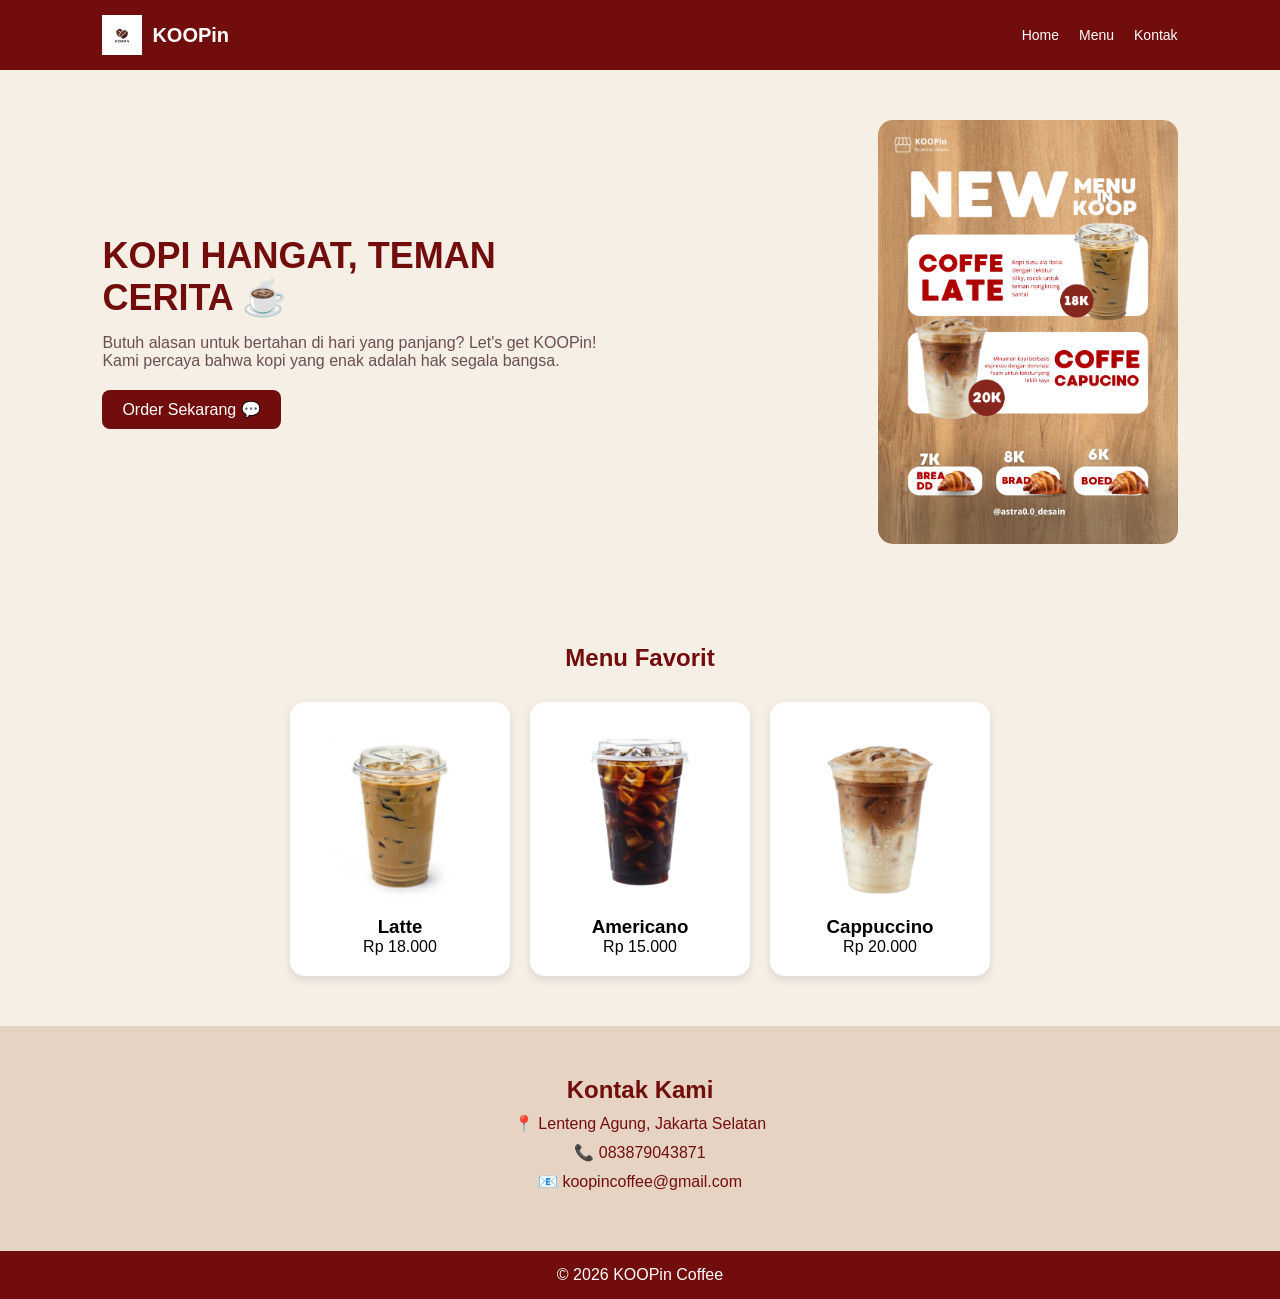
<file: index.html>
<!DOCTYPE html>
<html lang="id">
<head>
  <meta charset="UTF-8">
  <meta name="viewport" content="width=device-width, initial-scale=1.0">
  <title>KOOPin Coffee</title>
  <link rel="stylesheet" href="style.css">
</head>

<body>

<nav>
  <div class="logo">
    <img src="assets/KOOPin.png" alt="logo">
    <span>KOOPin</span>
  </div>

  <ul>
    <li><a href="#">Home</a></li>
    <li><a href="#menu">Menu</a></li>
    <li><a href="#contact">Kontak</a></li>
  </ul>
</nav>

<section class="hero">
  <div class="hero-text">
    <h2>KOPI HANGAT, TEMAN CERITA ☕</h2>
    <p>
      Butuh alasan untuk bertahan di hari yang panjang? Let's get KOOPin!
      Kami percaya bahwa kopi yang enak adalah hak segala bangsa.
    </p>

    <a href="https://wa.me/6283879043871?text=Halo%20KOOPin%20saya%20mau%20pesan%20kopi" target="_blank" class="btn">
      Order Sekarang 💬
    </a>
  </div>

  <img src="assets/Poster KOOPin.png" alt="kopi">
</section>

<section class="menu" id="menu">
  <h2>Menu Favorit</h2>

  <div class="menu-container">
    <a href="order.html?menu=Latte&harga=18000" class="card">
      <img src="assets/Late.jpg">
      <h3>Latte</h3>
      <p>Rp 18.000</p>
    </a>

    <a href="order.html?menu=Americano&harga=15000" class="card">
      <img src="assets/americanoo.png">
      <h3>Americano</h3>
      <p>Rp 15.000</p>
    </a>

    <a href="order.html?menu=Cappuccino&harga=20000" class="card">
      <img src="assets/Capucino.png">
      <h3>Cappuccino</h3>
      <p>Rp 20.000</p>
    </a>
  </div>
</section>

<section class="contact" id="contact">
  <h2>Kontak Kami</h2>
  <p>📍 Lenteng Agung, Jakarta Selatan</p>
  <p>📞 083879043871</p>
  <p>📧 koopincoffee@gmail.com</p>
</section>

<footer>
  <p>© 2026 KOOPin Coffee</p>
</footer>

</body>
</html>
</file>
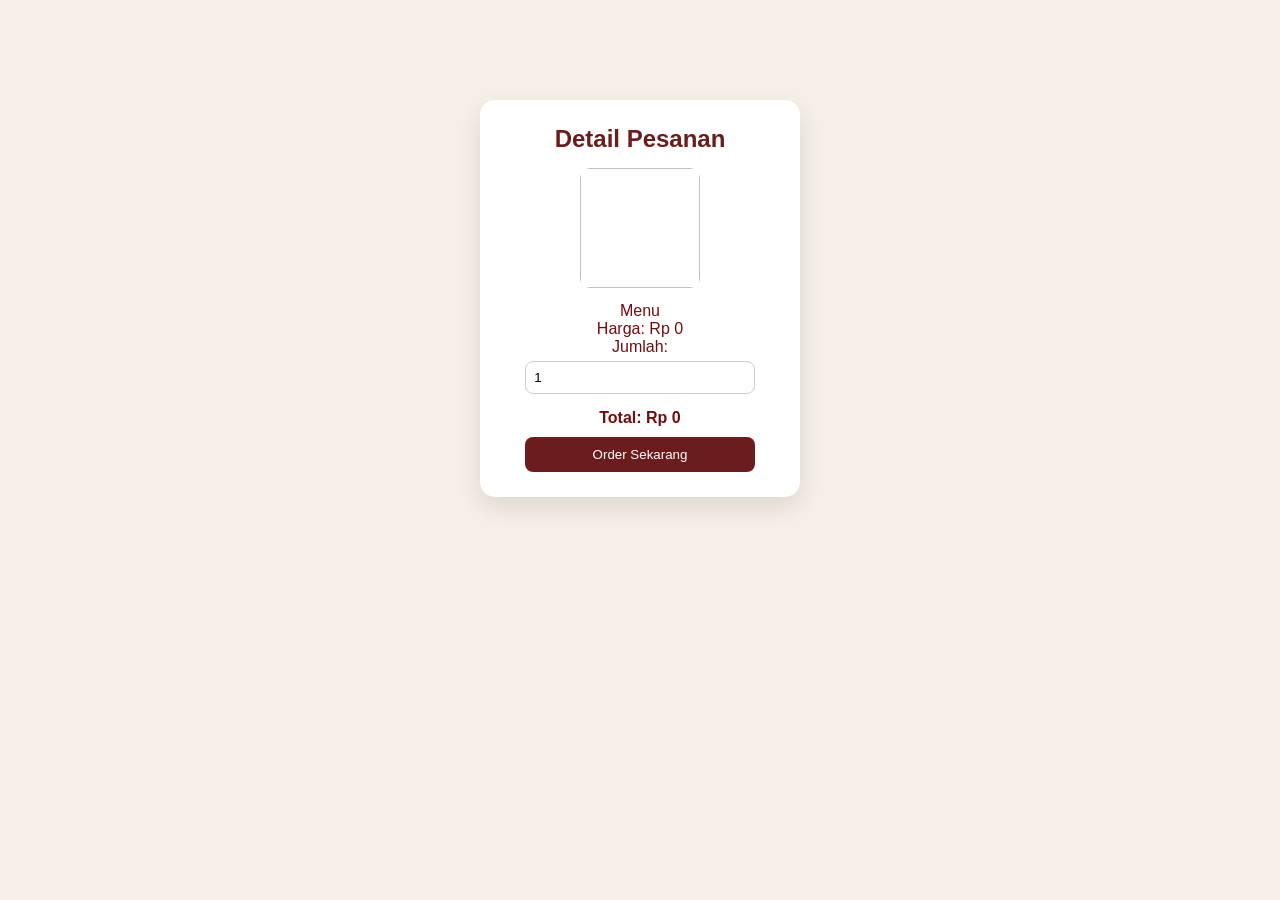
<file: order.html>
<!DOCTYPE html>
<html lang="id">
<head>
  <meta charset="UTF-8">
  <title>Order</title>
  <link rel="stylesheet" href="style.css">
</head>
<body>

<div class="order-box">

  <h2>Detail Pesanan</h2>

  <img id="gambar" class="menu-img">

  <p id="menu"></p>
  <p>Harga: <span id="harga"></span></p>

  <label>Jumlah:</label>
  <input type="number" id="qty" value="1" min="1">

  <p class="total">Total: <span id="total"></span></p>

  <button onclick="checkout()">Order Sekarang</button>

</div>

<script>
const params = new URLSearchParams(window.location.search);

const menu = params.get("menu") || "Menu";
const harga = parseInt(params.get("harga")) || 0;

const gambar = document.getElementById("gambar");

// gambar
if (menu === "Latte") gambar.src = "assets/Late.jpg";
else if (menu === "Americano") gambar.src = "assets/americanoo.png";
else if (menu === "Cappuccino") gambar.src = "assets/Capucino.png";

document.getElementById("menu").innerText = menu;

const qtyInput = document.getElementById("qty");
const totalText = document.getElementById("total");

function formatRupiah(angka) {
  return "Rp " + angka.toLocaleString("id-ID");
}

document.getElementById("harga").innerText = formatRupiah(harga);

function updateTotal() {
  const qty = parseInt(qtyInput.value) || 1;
  totalText.innerText = formatRupiah(harga * qty);
}

qtyInput.addEventListener("input", updateTotal);
updateTotal();

function checkout() {
  const qty = parseInt(qtyInput.value) || 1;
  const total = harga * qty;

  window.location.href = `struk.html?menu=${menu}&qty=${qty}&total=${total}`;
}
</script>

</body>
</html>
</file>
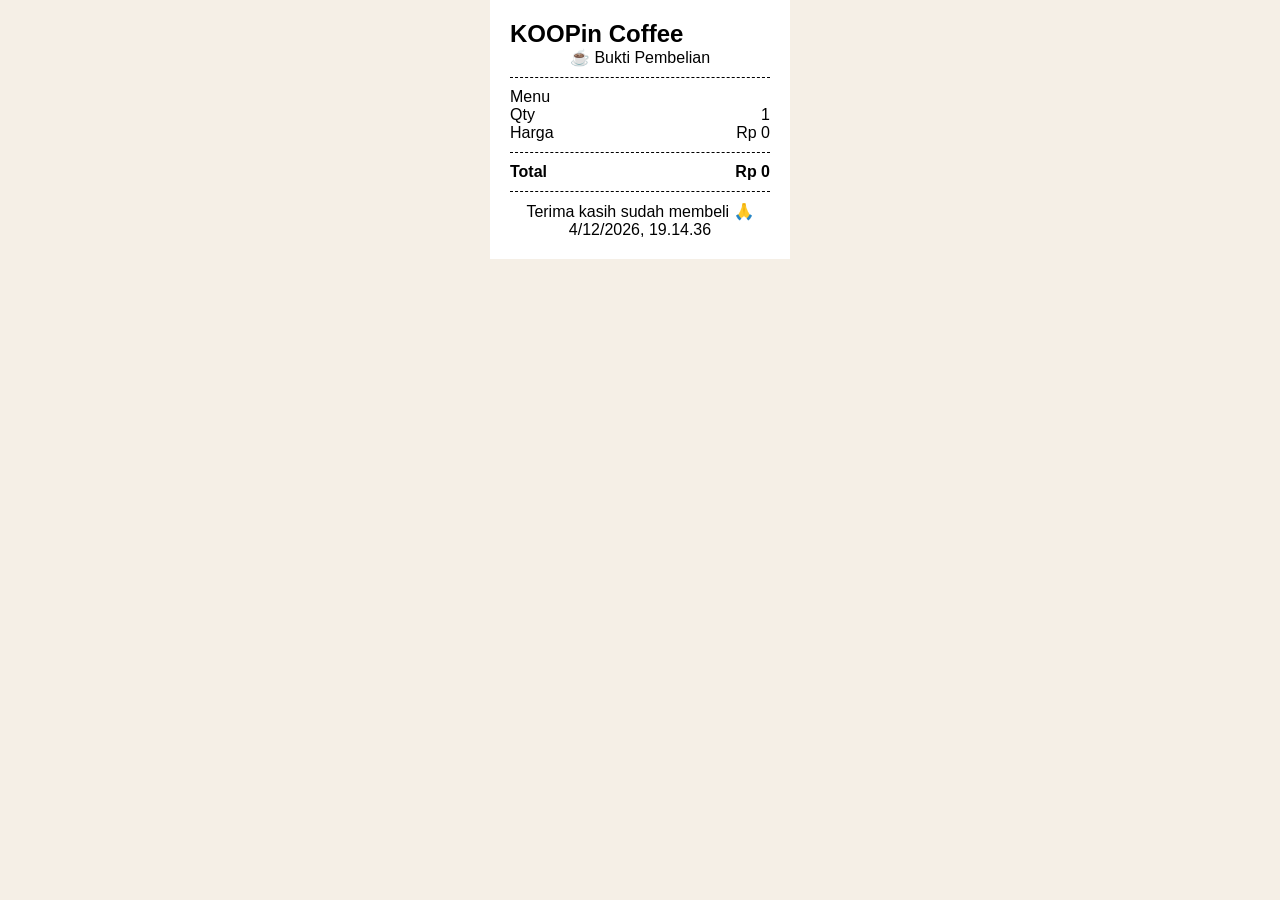
<file: struk.html>
<!DOCTYPE html>
<html lang="id">
<head>
  <meta charset="UTF-8">
  <title>Struk</title>
  <link rel="stylesheet" href="style.css">
</head>
<body>

<div class="struk">

  <h2>KOOPin Coffee</h2>
  <p class="center">☕ Bukti Pembelian</p>

  <div class="line"></div>

  <div class="row">
    <span>Menu</span>
    <span id="menu"></span>
  </div>

  <div class="row">
    <span>Qty</span>
    <span id="qty"></span>
  </div>

  <div class="row">
    <span>Harga</span>
    <span id="harga"></span>
  </div>

  <div class="line"></div>

  <div class="row total">
    <span>Total</span>
    <span id="total"></span>
  </div>

  <div class="line"></div>

  <p class="center">Terima kasih sudah membeli 🙏</p>
  <p class="center" id="tanggal"></p>

</div>

<script>
const params = new URLSearchParams(window.location.search);

const menu = params.get("menu");
const qty = parseInt(params.get("qty")) || 1;
const total = parseInt(params.get("total")) || 0;

document.getElementById("menu").innerText = menu;
document.getElementById("qty").innerText = qty;

const harga = total / qty;

function rupiah(x){
  return "Rp " + x.toLocaleString("id-ID");
}

document.getElementById("harga").innerText = rupiah(harga);
document.getElementById("total").innerText = rupiah(total);

document.getElementById("tanggal").innerText =
  new Date().toLocaleString("id-ID");
</script>

</body>
</html>
</file>
<file: style.css>
* {
  margin: 0;
  padding: 0;
  box-sizing: border-box;
  font-family: 'Poppins', sans-serif;
}

body {
  background-color: #f5efe6;
  color: #720d0d;
}

/* LOGO */
.logo {
  display: flex;
  align-items: center;
  gap: 10px;
}

.logo img {
  width: 40px;
  height: 40px;
  object-fit: contain;
}

.logo span {
  font-size: 20px;
  font-weight: bold;
  color: white;
}

/* NAVBAR */
nav {
  display: flex;
  justify-content: space-between;
  align-items: center;
  padding: 15px 8%;
  background-color: #720d0d; /* FIX: hapus yang error */
  color: white;
  position: sticky;
  top: 0;
  z-index: 1000;
}

nav ul {
  display: flex;
  list-style: none;
  gap: 20px;
}

nav ul li a {
  color: white;
  text-decoration: none;
  font-size: 14px;
}

nav ul li a:hover {
  opacity: 0.7;
}

/* HERO */
.hero {
  display: flex;
  align-items: center;
  justify-content: space-between;
  padding: 50px 8%;
  flex-wrap: wrap;
}

.hero-text {
  max-width: 500px;
}

.hero-text h2 {
  font-size: 36px;
  margin-bottom: 15px;
}

.hero-text p {
  margin-bottom: 20px;
  color: #6b4f4f;
}

.hero-text button {
  padding: 10px 20px;
  background-color: #720d0d;
  border: none;
  color: white;
  border-radius: 8px;
  cursor: pointer;
}

.hero-text button:hover {
  background-color: #a61b1b;
}

.hero img {
  width: 300px;
  border-radius: 15px;
}

/* MENU */
.menu {
  padding: 50px 8%;
  text-align: center;
}

.menu h2 {
  margin-bottom: 30px;
}

.menu-container {
  display: flex;
  gap: 20px;
  justify-content: center;
  flex-wrap: wrap;
}

.card {
  display: block;
  text-decoration: none;
  color: black;
  background: white;
  padding: 20px;
  border-radius: 15px;
  width: 220px;
  box-shadow: 0 4px 10px rgba(0,0,0,0.1);
  transition: 0.3s;
}

.card img {
  width: 100%;
  border-radius: 10px;
  margin-bottom: 10px;
}

.card:hover {
  transform: scale(1.05);
  box-shadow: 0 10px 25px rgba(0,0,0,0.3);
}

/* CONTACT */
.contact {
  padding: 50px 8%;
  text-align: center;
  background-color: #e6d3c3;
}

.contact p {
  margin: 10px 0;
}

/* FOOTER */
footer {
  text-align: center;
  padding: 15px;
  background-color: #720d0d;
  color: white;
}

/* ORDER BOX */
.order-box {
  background: #fff;
  padding: 25px;
  width: 320px;
  margin: 100px auto;
  border-radius: 15px;
  box-shadow: 0 10px 25px rgba(0,0,0,0.1);
  text-align: center;
}

.menu-img {
  width: 120px;
  height: 120px;
  object-fit: cover;
  border-radius: 10px;
  margin-bottom: 10px;
}

.order-box h2 {
  margin-bottom: 15px;
  color: #6b1d1d;
}

.order-box input, 
.order-box select {
  width: 85%;
  padding: 8px;
  margin: 5px 0;
  border-radius: 8px;
  border: 1px solid #ccc;
}

.order-box button {
  margin-top: 10px;
  padding: 10px;
  width: 85%;
  background: #6b1d1d;
  color: white;
  border: none;
  border-radius: 8px;
  cursor: pointer;
}

.order-box button:hover {
  background: #8a2a2a;
}

.total {
  font-weight: bold;
  margin-top: 10px;
}

/* STRUK */
.struk {
  width: 300px;
  margin: auto;
  padding: 20px;
  background: white;
  color: black;
  font-family: monospace;
}

.row {
  display: flex;
  justify-content: space-between;
}

.line {
  border-top: 1px dashed black;
  margin: 10px 0;
}

.center {
  text-align: center;
}

/* BUTTON GLOBAL */
.btn {
  background: #720d0d;
  color: white;
  padding: 10px 20px;
  border-radius: 8px;
  text-decoration: none;
  display: inline-block;
}

/* RESPONSIVE (HP FIX) */
@media (max-width: 768px) {

  nav {
    flex-direction: column;
    gap: 10px;
  }

  nav ul {
    flex-direction: column;
    gap: 10px;
  }

  .hero {
    flex-direction: column;
    text-align: center;
  }

  .hero img {
    width: 90%;
  }

  .menu-container {
    flex-direction: column;
    align-items: center;
  }

  .card {
    width: 90%;
  }

  .order-box,
  .struk {
    width: 90%;
    margin: 50px auto;
  }
}
</file>
